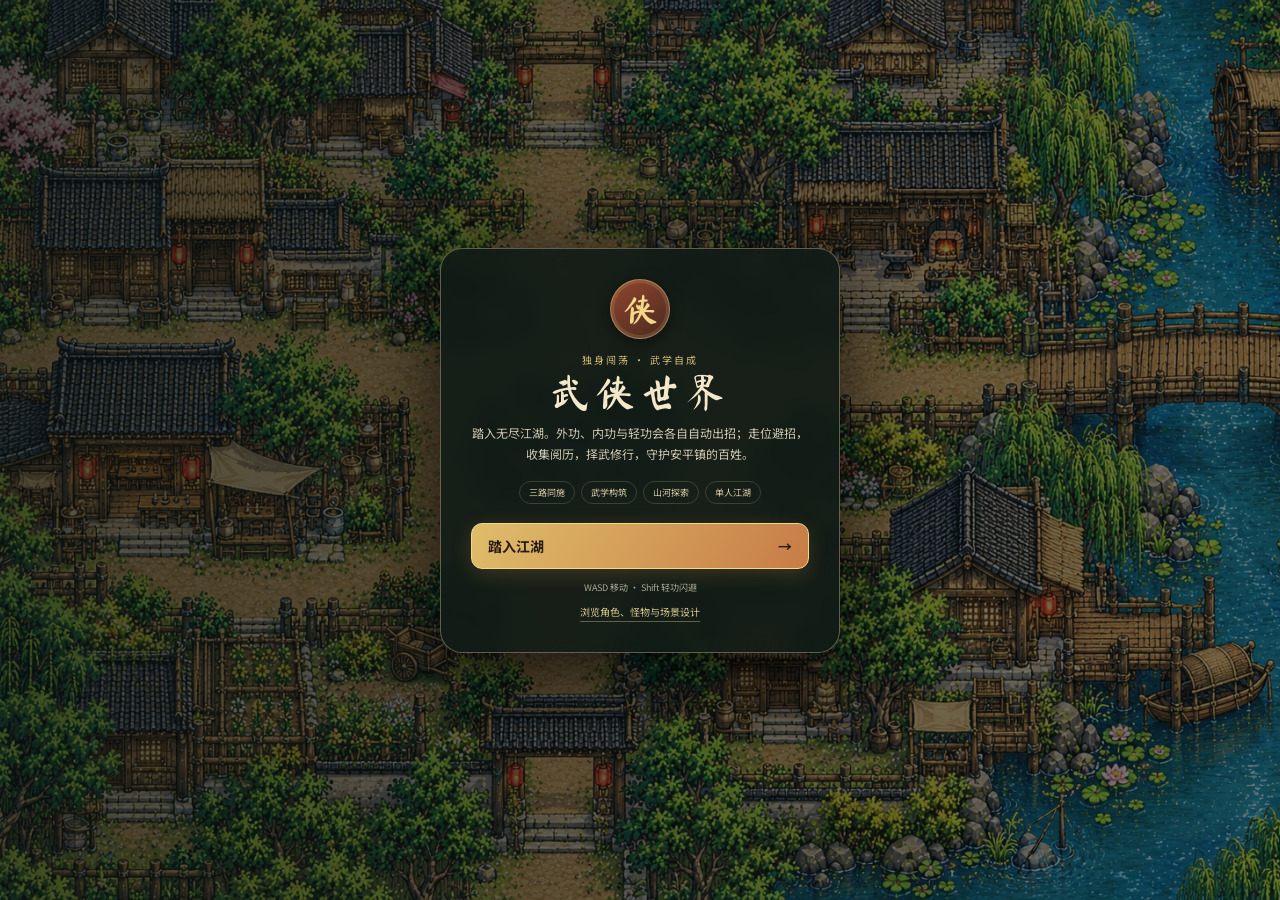
<file: index.html>
<!doctype html>
<html lang="zh-Hans">
<head>
  <meta charset="utf-8">
  <meta name="viewport" content="width=device-width, initial-scale=1, viewport-fit=cover, maximum-scale=1, user-scalable=no">
  <meta name="theme-color" content="#111a16">
  <meta name="description" content="武侠世界：独闯江湖、修习武学、收集神兵，在无尽山河中迎战群敌。">
  <link rel="icon" href="data:,">
  <title>武侠世界 · 江湖生存</title>
  <link rel="stylesheet" href="styles.css">
</head>
<body>
  <main class="game-shell">
    <canvas id="world" tabindex="0" aria-label="使用方向键或 WASD 移动，外功、内功和轻功会各自自动施展"></canvas>

    <header class="topbar">
      <div class="brand"><span class="seal">侠</span><div><h1>武侠世界</h1><small id="regionName">安平镇</small></div></div>
      <div class="top-stats">
        <span class="stat-pill"><small>境界</small><b id="levelText">初入江湖 · 1</b></span>
        <span class="stat-pill"><small>击败</small><b id="killText">0</b></span>
        <span class="stat-pill"><small>历时</small><b id="timeText">00:00</b></span>
        <span class="stat-pill weather"><small id="weatherIcon">☀</small><b id="weatherText">晴</b></span>
      </div>
      <div class="top-actions"><div class="zoom-controls" aria-label="地图缩放"><button id="zoomOut" type="button" aria-label="缩小地图">−</button><span id="zoomValue">100%</span><button id="zoomIn" type="button" aria-label="放大地图">+</button></div><button id="mapBtn" type="button" title="江湖地图">地图</button><button id="bagBtn" type="button" title="行囊（B）">行囊 <kbd>B</kbd></button></div>
    </header>

    <div class="event-ribbon" id="eventRibbon" hidden><i></i><span id="eventText"></span></div>
    <div class="boss-bar" id="bossBar" hidden><div class="boss-label"><b id="bossName">寨主</b><span class="boss-direction" id="bossDirection" hidden><i id="bossDirectionArrow">➤</i><span id="bossDirectionDistance">0m</span></span><span id="bossHpText"></span></div><div><i id="bossHpBar"></i></div></div>
    <div class="run-toast" id="toast" role="status" aria-live="polite"></div>

    <section class="status-panel" aria-label="角色状态">
      <div class="hero-line"><div class="hero-mark">侠</div><div class="hero-meta"><b>无名游侠</b><small id="weaponName">赤手空拳</small></div><div class="gold"><span>◈</span><b id="goldText">25</b></div></div>
      <div class="meter"><div class="meter-label"><span>气血</span><b id="hpText">100 / 100</b></div><div class="track hp"><i id="hpBar"></i></div></div>
      <div class="meter"><div class="meter-label"><span>内力</span><b id="qiText">40 / 40</b></div><div class="track qi"><i id="qiBar"></i></div></div>
      <div class="meter"><div class="meter-label"><span>江湖阅历</span><b id="xpText">0 / 30</b></div><div class="track xp"><i id="xpBar"></i></div></div>
      <div class="compact-stats"><span>⚔ <b id="damageText">8</b></span><span>☯ <b id="critText">5</b>%会心</span><span>👣 <b id="speedText">210</b></span><span>村民 <b id="villagerText">3/3</b></span></div>
    </section>

    <section class="skill-dock" aria-label="当前武学">
      <div class="dock-heading"><span>三路同施 <small>外功 · 内功 · 轻功各自自动出招</small></span><small id="moveHint">走位、闪避、拾取阅历</small><small class="skill-swipe-hint" aria-hidden="true">↔ 滑动看招式</small></div>
      <div id="skillSlots" class="skill-slots"></div>
    </section>

    <div class="mobile-stick" id="touchStick" aria-label="移动摇杆"><i id="stickKnob"></i></div>
    <div class="mobile-actions"><button id="touchDodge" aria-label="轻功闪避">闪<small>轻功</small></button></div>
    <div class="controls-hint">WASD / 方向键移动 · 三路武学同步施展 · Shift 轻功闪避 · B 行囊</div>

    <div class="modal-shade" id="levelModal" hidden><div class="choice-panel"><div class="choice-kicker">江湖顿悟 · 第 <b id="choiceLevel">2</b> 重</div><h2>择一精进</h2><p>战局暂缓，择一门武学或精进身法。</p><div id="choiceCards" class="choice-cards"></div></div></div>
    <div class="modal-shade" id="bagModal" hidden><div class="dialog-panel"><div class="dialog-head"><div><small>行囊</small><h2>兵刃与武学</h2></div><button data-close="bagModal" aria-label="关闭行囊">×</button></div><div class="bag-columns"><section><h3>已习武学</h3><div id="bagSkills"></div></section><section><h3>所持兵刃</h3><div id="bagWeapons"></div></section></div><p class="dialog-note">拾得的秘籍、神兵和灵宠会保存在行囊。打开行囊时江湖仍在运转。</p></div></div>
    <div class="modal-shade map-shade" id="mapModal" hidden><div class="dialog-panel map-dialog"><div class="dialog-head"><div><small>山河图</small><h2>江湖地图</h2></div><button data-close="mapModal" aria-label="关闭地图">×</button></div><canvas id="minimap" width="760" height="460"></canvas><p class="dialog-note">金色箭头为你，红点为敌、橙点为异兽，绿点为村民；虚线标出各处山河区域，边缘箭头指向安平镇。</p></div></div>

    <section class="screen-overlay" id="startScreen"><div class="start-card"><span class="start-seal">侠</span><div class="eyebrow">独身闯荡 · 武学自成</div><h2>武侠世界</h2><p>踏入无尽江湖。外功、内功与轻功会各自自动出招；走位避招，收集阅历，择武修行，守护安平镇的百姓。</p><div class="start-tags"><span>三路同施</span><span>武学构筑</span><span>山河探索</span><span>单人江湖</span></div><button id="startButton">踏入江湖 <b>→</b></button><small>WASD 移动 · Shift 轻功闪避</small><a class="gallery-link" href="./design-gallery.html" target="_blank" rel="noopener">浏览角色、怪物与场景设计</a></div></section>
    <section class="screen-overlay end-screen" id="endScreen" hidden><div class="start-card"><span class="start-seal">☯</span><div class="eyebrow">暂别江湖</div><h2 id="endTitle">行走结束</h2><p id="endMessage"></p><button id="restartButton">再闯江湖 <b>↻</b></button></div></section>
  </main>
  <script src="game.js?v=a545417" defer></script>
</body>
</html>
</file>
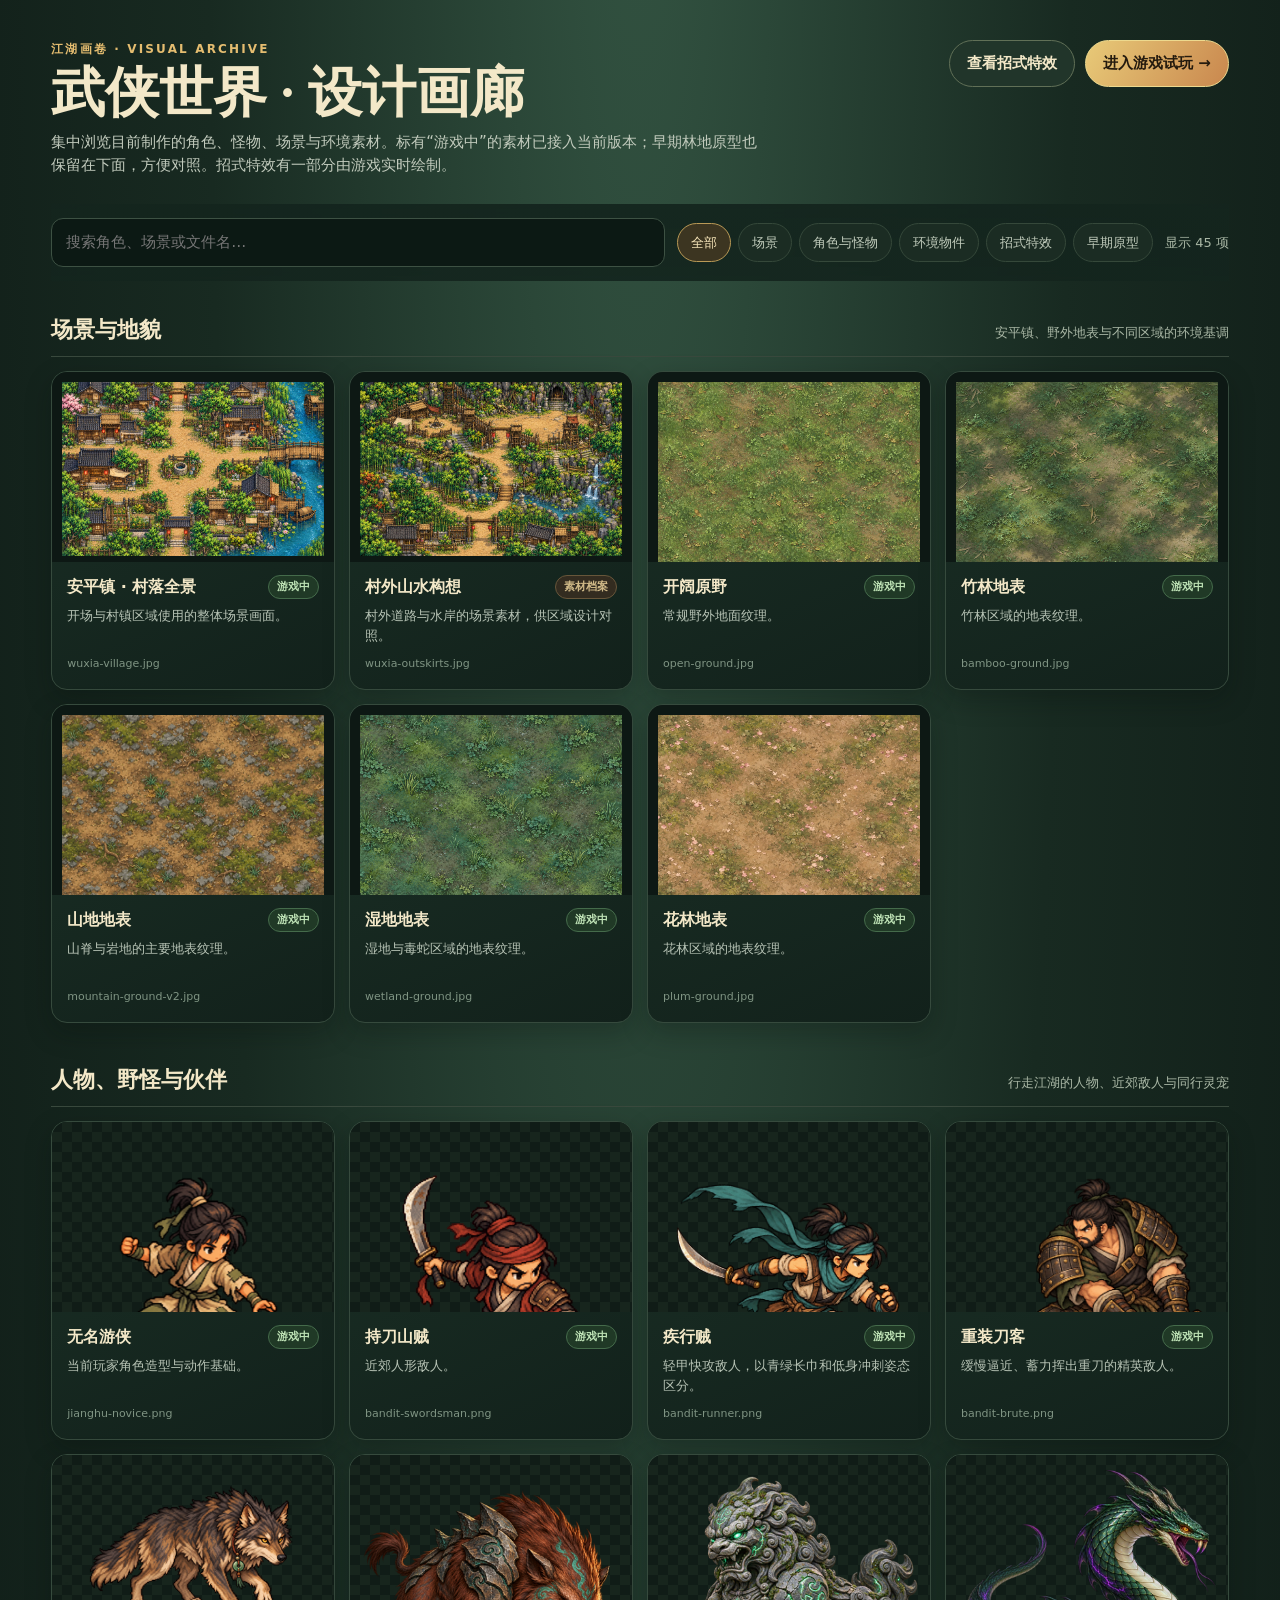
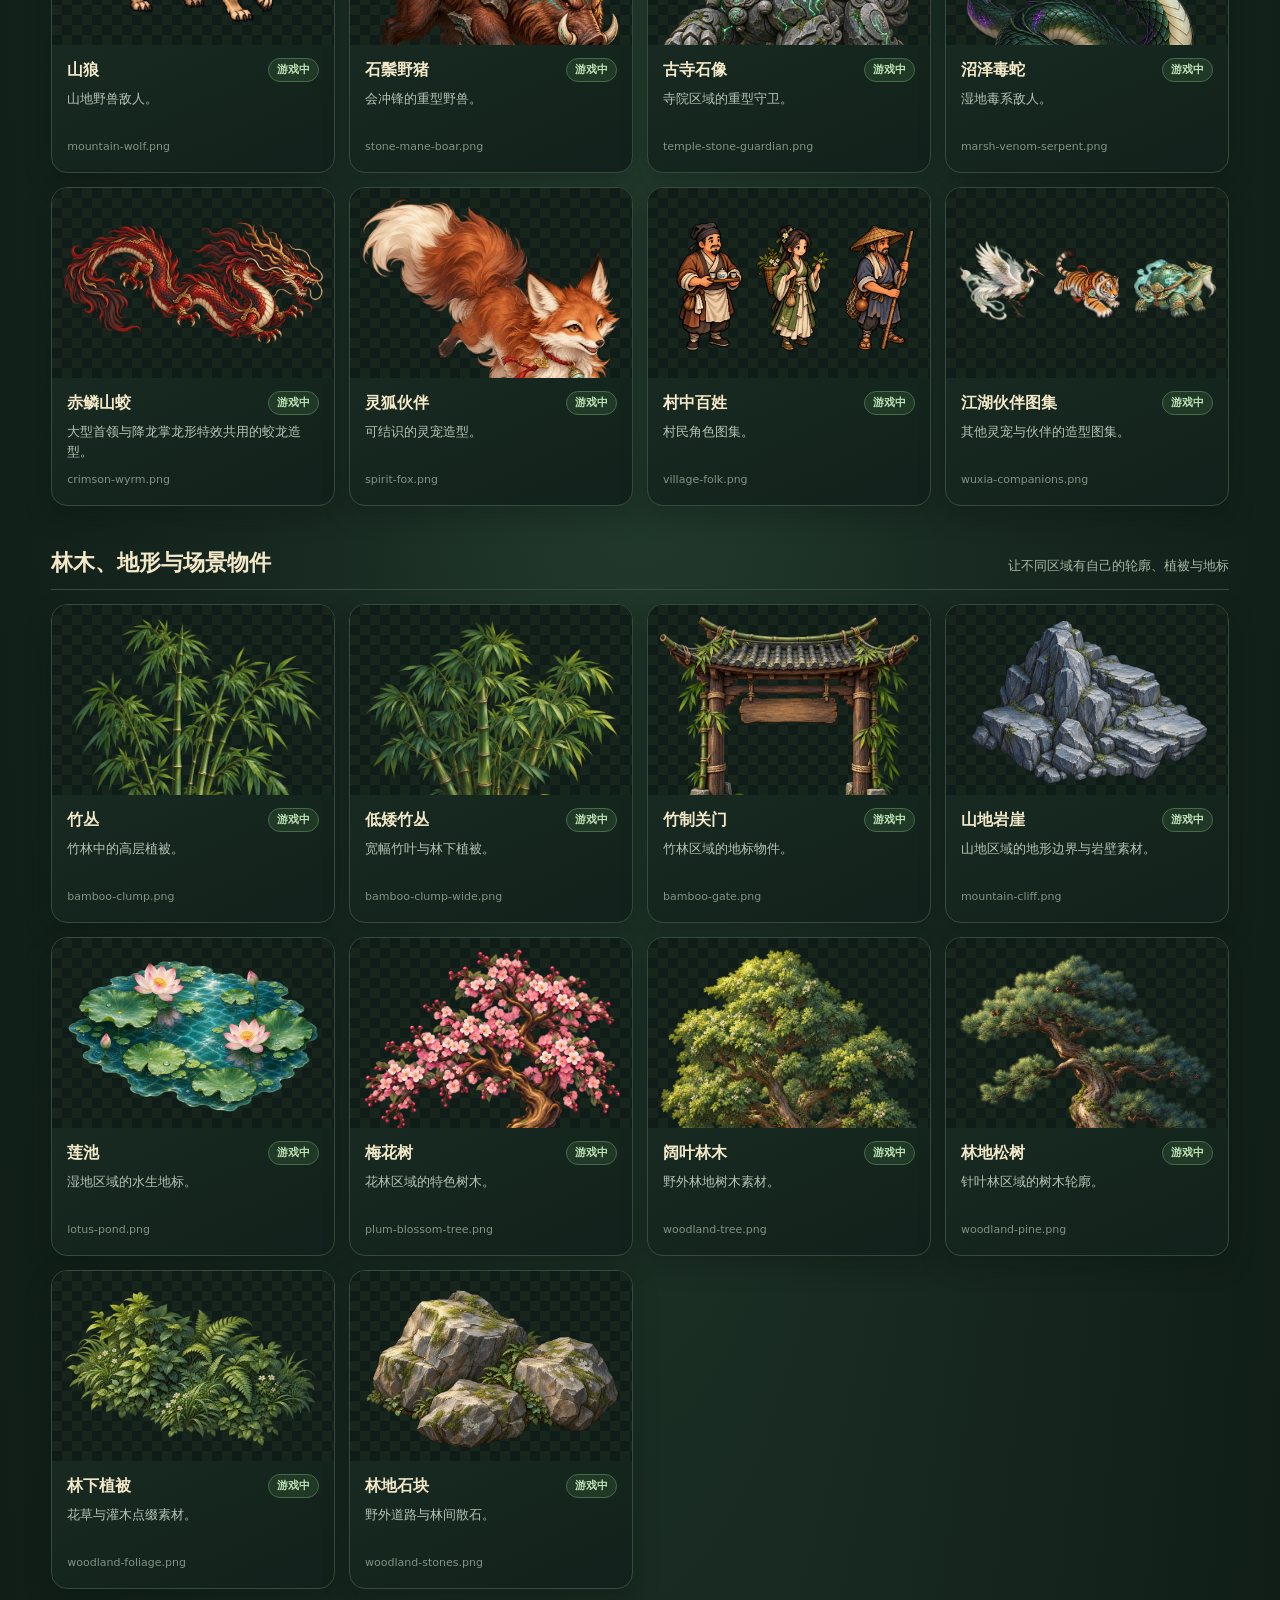
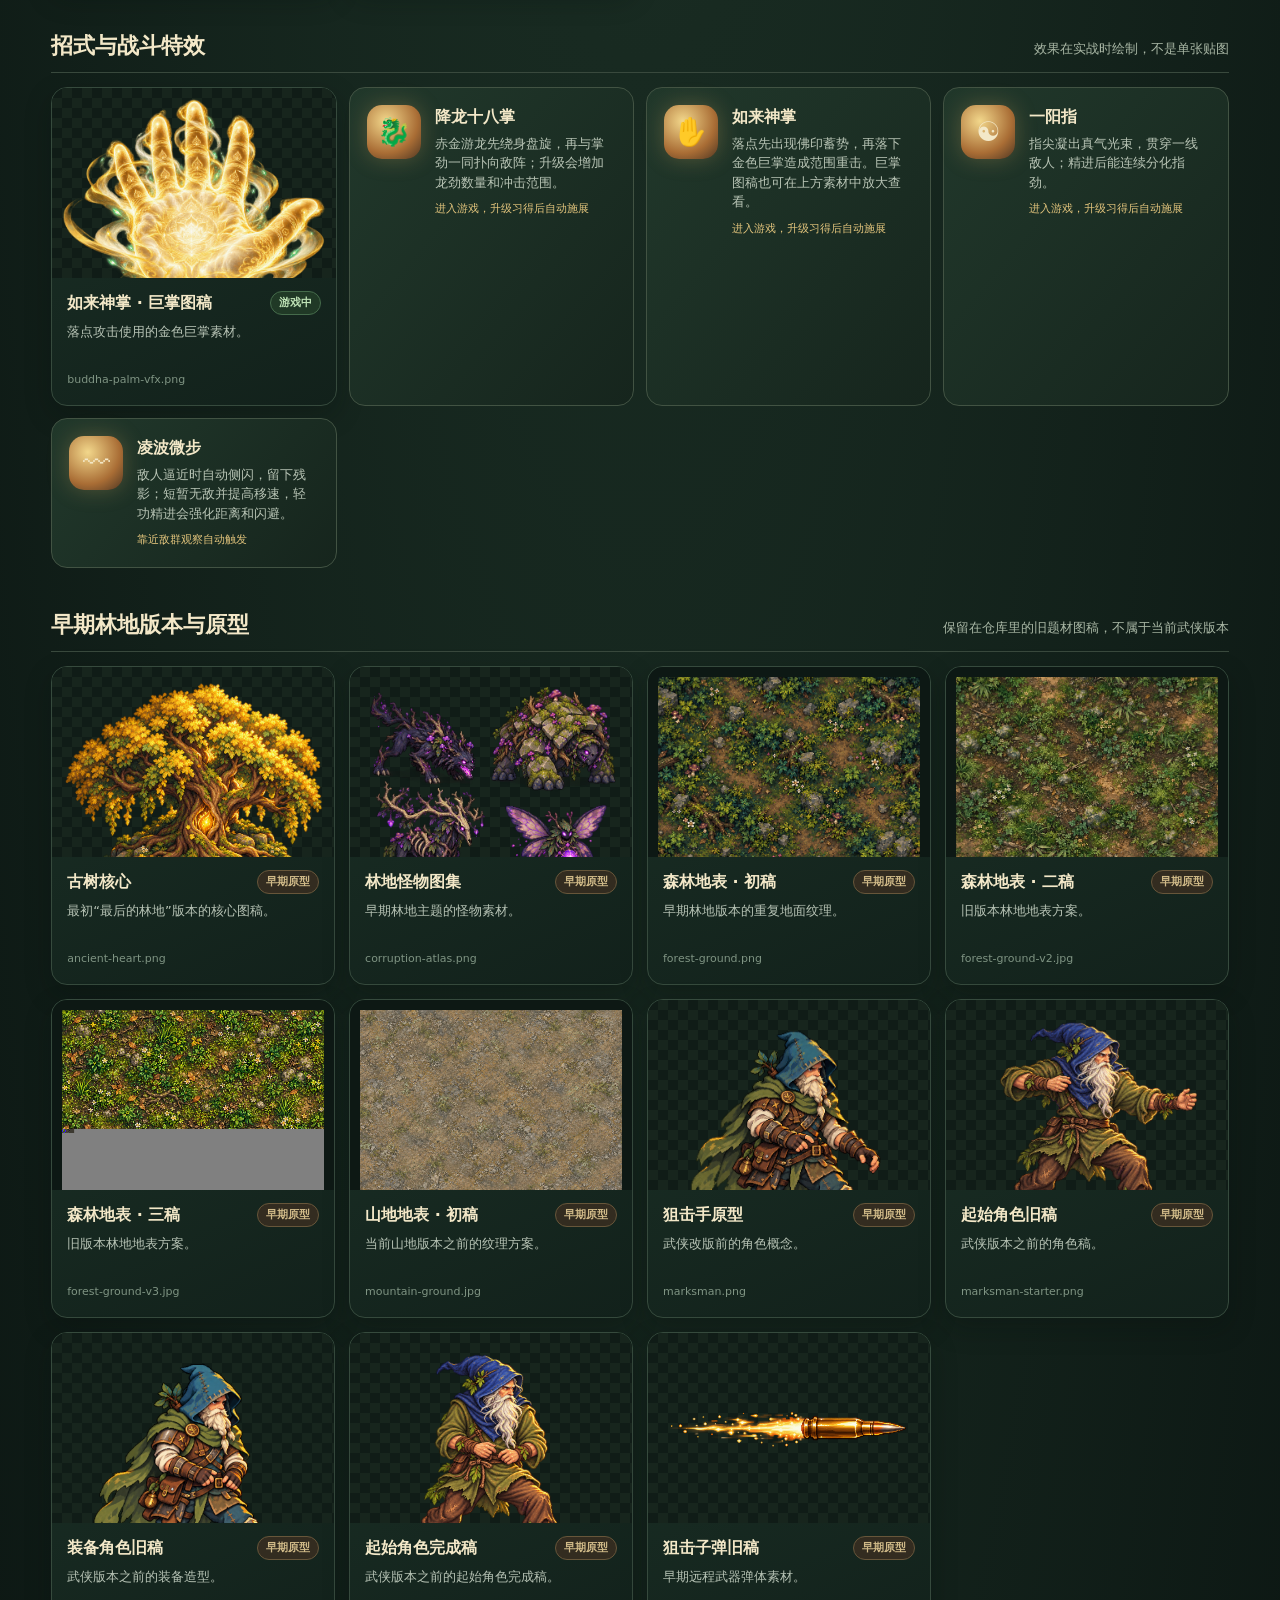
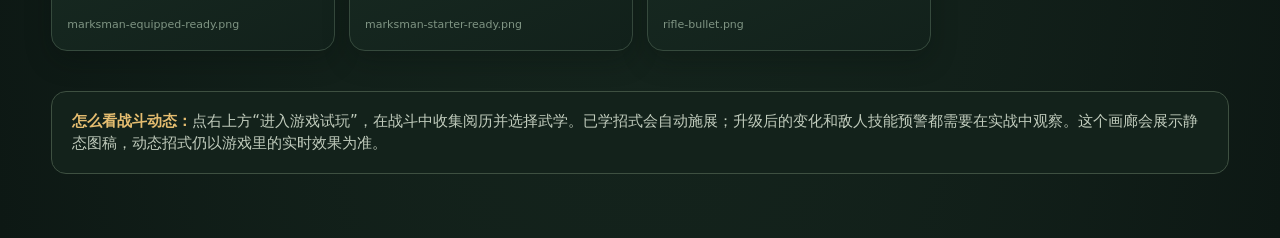
<file: design-gallery.html>
<!doctype html>
<html lang="zh-CN">
<head>
  <meta charset="utf-8">
  <meta name="viewport" content="width=device-width, initial-scale=1">
  <meta name="theme-color" content="#14251d">
  <title>武侠世界 · 设计画廊</title>
  <style>
    :root { color-scheme: dark; --ink:#f3e8c8; --muted:#a9b7a5; --gold:#e5bd70; --line:#3d5143; --panel:#14251e; --green:#8fc49b; }
    * { box-sizing: border-box; }
    body { margin:0; min-height:100vh; color:var(--ink); background:radial-gradient(ellipse at 50% -10%,#345543 0,#182a21 48%,#0d1814 100%); font:15px/1.5 system-ui,-apple-system,"PingFang SC","Microsoft YaHei",sans-serif; }
    a { color:inherit; }
    .shell { max-width:1420px; margin:auto; padding:32px clamp(16px,4vw,52px) 64px; }
    header { display:flex; align-items:flex-start; justify-content:space-between; gap:24px; margin:8px 0 28px; }
    .eyebrow { color:var(--gold); letter-spacing:.18em; font-size:12px; font-weight:800; }
    h1 { margin:6px 0 8px; font-family:Georgia,"Songti SC",serif; font-size:clamp(34px,5vw,54px); line-height:1.1; }
    .intro { max-width:720px; color:#c2cbbd; margin:0; }
    .top-actions { display:flex; gap:10px; flex-wrap:wrap; justify-content:flex-end; }
    .button { border:1px solid #617057; border-radius:999px; padding:11px 17px; text-decoration:none; font-weight:750; background:#21352a; transition:.18s ease; white-space:nowrap; }
    .button:hover { border-color:var(--gold); transform:translateY(-1px); }
    .button.primary { color:#241a0e; background:linear-gradient(120deg,#e8ca78,#c9874e); border-color:#edd98e; }
    .toolbar { position:sticky; z-index:2; top:0; display:flex; align-items:center; gap:12px; flex-wrap:wrap; padding:14px 0; margin:0 0 20px; background:linear-gradient(#14251ef2,#14251eea); backdrop-filter:blur(12px); }
    .search { flex:1 1 240px; min-width:190px; color:var(--ink); background:#0c1914; border:1px solid var(--line); border-radius:12px; padding:12px 14px; font:inherit; outline:none; }
    .search:focus { border-color:var(--gold); box-shadow:0 0 0 3px #e5bd7020; }
    .filters { display:flex; gap:7px; flex-wrap:wrap; }
    .filter { cursor:pointer; color:#c0cbbb; background:#1b2c23; border:1px solid #35483a; border-radius:999px; padding:9px 13px; font:inherit; font-size:13px; }
    .filter[aria-pressed="true"] { color:#f6e5b9; border-color:#b99956; background:#3c3521; }
    .summary { color:var(--muted); font-size:13px; white-space:nowrap; }
    .section { margin:32px 0 40px; }
    .section-heading { display:flex; align-items:baseline; justify-content:space-between; gap:15px; margin-bottom:14px; border-bottom:1px solid #39493d; padding-bottom:10px; }
    h2 { margin:0; font-size:22px; font-family:Georgia,"Songti SC",serif; }
    .section-heading p { margin:0; color:var(--muted); font-size:13px; }
    .grid { display:grid; grid-template-columns:repeat(auto-fill,minmax(min(100%,255px),1fr)); gap:14px; }
    .card { overflow:hidden; border:1px solid #364a3d; border-radius:16px; background:linear-gradient(155deg,#1b3026,#12211b); box-shadow:0 10px 26px #06100b45; }
    .card[hidden] { display:none; }
    .art { display:grid; place-items:center; position:relative; height:190px; padding:10px; overflow:hidden; background-color:#101c17; background-image:linear-gradient(45deg,#17251d 25%,transparent 25%),linear-gradient(-45deg,#17251d 25%,transparent 25%),linear-gradient(45deg,transparent 75%,#17251d 75%),linear-gradient(-45deg,transparent 75%,#17251d 75%); background-size:20px 20px; background-position:0 0,0 10px,10px -10px,-10px 0; }
    .art.wide { height:190px; background:#0d1814; }
    .art.wide img { object-fit:cover; }
    .art img { display:block; width:100%; height:100%; object-fit:contain; }
    .art button { position:absolute; inset:0; cursor:zoom-in; border:0; background:transparent; }
    .card-body { padding:13px 15px 16px; }
    .card-top { display:flex; align-items:center; justify-content:space-between; gap:8px; }
    h3 { margin:0; font-size:16px; }
    .badge { flex:0 0 auto; border-radius:999px; padding:3px 8px; font-size:11px; font-weight:800; color:#bfe3b6; border:1px solid #456b4b; background:#203926; }
    .badge.old { color:#d0ba88; border-color:#67563a; background:#332c20; }
    .desc { min-height:42px; margin:7px 0 8px; color:#b7c3b5; font-size:13px; }
    .file { color:#7f9483; font-size:11px; overflow-wrap:anywhere; }
    .fx-grid { display:grid; grid-template-columns:repeat(auto-fill,minmax(min(100%,280px),1fr)); gap:12px; }
    .fx-card { min-height:140px; display:flex; gap:14px; padding:17px; border:1px solid #425343; border-radius:16px; background:linear-gradient(130deg,#21382b,#16251d); }
    .fx-icon { flex:0 0 54px; height:54px; display:grid; place-items:center; border-radius:15px; background:radial-gradient(circle at 35% 30%,#f2d78b,#a96d35 62%,#4f3723); font-size:27px; box-shadow:0 0 22px #e8b96444; }
    .fx-card h3 { margin:0 0 5px; }
    .fx-card p { margin:0; color:#b8c4b5; font-size:13px; }
    .fx-card small { display:inline-block; margin-top:9px; color:#e2c47c; font-size:11px; }
    .empty { display:none; color:var(--muted); padding:28px 0; }
    .note { margin-top:30px; padding:18px 20px; border:1px solid #3e5041; border-radius:15px; color:#c1ccbd; background:#13221b; }
    .note strong { color:var(--gold); }
    dialog { width:min(94vw,1100px); max-height:92vh; padding:12px; border:1px solid #6a765c; border-radius:18px; color:var(--ink); background:#111f18; box-shadow:0 28px 100px #000b; }
    dialog::backdrop { background:#050b08d9; backdrop-filter:blur(6px); }
    dialog img { display:block; max-width:100%; max-height:82vh; margin:auto; object-fit:contain; }
    dialog form { display:flex; justify-content:flex-end; margin-bottom:6px; }
    dialog button { cursor:pointer; color:var(--ink); background:#26372b; border:1px solid #52624f; border-radius:999px; padding:7px 13px; }
    @media(max-width:700px) { header { display:block; } .top-actions { justify-content:flex-start; margin-top:16px; } .toolbar { position:static; } .summary { width:100%; } .art { height:165px; } }
  </style>
</head>
<body>
  <main class="shell">
    <header>
      <div>
        <div class="eyebrow">江湖画卷 · VISUAL ARCHIVE</div>
        <h1>武侠世界 · 设计画廊</h1>
        <p class="intro">集中浏览目前制作的角色、怪物、场景与环境素材。标有“游戏中”的素材已接入当前版本；早期林地原型也保留在下面，方便对照。招式特效有一部分由游戏实时绘制。</p>
      </div>
      <nav class="top-actions" aria-label="页面导航">
        <a class="button" href="#effects">查看招式特效</a>
        <a class="button primary" href="./">进入游戏试玩 →</a>
      </nav>
    </header>

    <div class="toolbar">
      <input class="search" id="search" type="search" placeholder="搜索角色、场景或文件名…" aria-label="搜索设计素材">
      <div class="filters" role="group" aria-label="素材分类">
        <button class="filter" data-filter="all" aria-pressed="true">全部</button>
        <button class="filter" data-filter="scene" aria-pressed="false">场景</button>
        <button class="filter" data-filter="actor" aria-pressed="false">角色与怪物</button>
        <button class="filter" data-filter="prop" aria-pressed="false">环境物件</button>
        <button class="filter" data-filter="effects" aria-pressed="false">招式特效</button>
        <button class="filter" data-filter="legacy" aria-pressed="false">早期原型</button>
      </div>
      <span class="summary" id="summary" aria-live="polite"></span>
    </div>

    <section class="section" data-section="scene">
      <div class="section-heading"><h2>场景与地貌</h2><p>安平镇、野外地表与不同区域的环境基调</p></div>
      <div class="grid">
        <article class="card" data-tags="scene current" data-name="武侠村镇 安平镇 场景">
          <div class="art wide"><img src="assets/art/wuxia-village.jpg" alt="安平镇武侠村落全景" loading="lazy"><button aria-label="放大查看安平镇全景"></button></div><div class="card-body"><div class="card-top"><h3>安平镇 · 村落全景</h3><span class="badge">游戏中</span></div><p class="desc">开场与村镇区域使用的整体场景画面。</p><div class="file">wuxia-village.jpg</div></div>
        </article>
        <article class="card" data-tags="scene current" data-name="武侠野外 山道 河岸 村外">
          <div class="art wide"><img src="assets/art/wuxia-outskirts.jpg" alt="武侠村外山水场景" loading="lazy"><button aria-label="放大查看村外场景"></button></div><div class="card-body"><div class="card-top"><h3>村外山水构想</h3><span class="badge old">素材档案</span></div><p class="desc">村外道路与水岸的场景素材，供区域设计对照。</p><div class="file">wuxia-outskirts.jpg</div></div>
        </article>
        <article class="card" data-tags="scene current" data-name="开阔地 原野 地表">
          <div class="art wide"><img src="assets/art/open-ground.jpg" alt="开阔原野地表纹理" loading="lazy"><button aria-label="放大查看开阔地纹理"></button></div><div class="card-body"><div class="card-top"><h3>开阔原野</h3><span class="badge">游戏中</span></div><p class="desc">常规野外地面纹理。</p><div class="file">open-ground.jpg</div></div>
        </article>
        <article class="card" data-tags="scene current" data-name="竹林 竹海 地表">
          <div class="art wide"><img src="assets/art/bamboo-ground.jpg" alt="竹林区域地表纹理" loading="lazy"><button aria-label="放大查看竹林地表"></button></div><div class="card-body"><div class="card-top"><h3>竹林地表</h3><span class="badge">游戏中</span></div><p class="desc">竹林区域的地表纹理。</p><div class="file">bamboo-ground.jpg</div></div>
        </article>
        <article class="card" data-tags="scene current" data-name="山地 山脊 地表">
          <div class="art wide"><img src="assets/art/mountain-ground-v2.jpg" alt="山地区域地表纹理" loading="lazy"><button aria-label="放大查看山地地表"></button></div><div class="card-body"><div class="card-top"><h3>山地地表</h3><span class="badge">游戏中</span></div><p class="desc">山脊与岩地的主要地表纹理。</p><div class="file">mountain-ground-v2.jpg</div></div>
        </article>
        <article class="card" data-tags="scene current" data-name="湿地 沼泽 莲池 地表">
          <div class="art wide"><img src="assets/art/wetland-ground.jpg" alt="湿地沼泽地表纹理" loading="lazy"><button aria-label="放大查看湿地地表"></button></div><div class="card-body"><div class="card-top"><h3>湿地地表</h3><span class="badge">游戏中</span></div><p class="desc">湿地与毒蛇区域的地表纹理。</p><div class="file">wetland-ground.jpg</div></div>
        </article>
        <article class="card" data-tags="scene current" data-name="桃林 梅花 花林 地表">
          <div class="art wide"><img src="assets/art/plum-ground.jpg" alt="花林区域地表纹理" loading="lazy"><button aria-label="放大查看花林地表"></button></div><div class="card-body"><div class="card-top"><h3>花林地表</h3><span class="badge">游戏中</span></div><p class="desc">花林区域的地表纹理。</p><div class="file">plum-ground.jpg</div></div>
        </article>
      </div>
    </section>

    <section class="section" data-section="actor">
      <div class="section-heading"><h2>人物、野怪与伙伴</h2><p>行走江湖的人物、近郊敌人与同行灵宠</p></div>
      <div class="grid">
        <article class="card" data-tags="actor current" data-name="无名游侠 玩家 主角 江湖新手">
          <div class="art"><img src="assets/art/jianghu-novice.png" alt="无名游侠角色设计" loading="lazy"><button aria-label="放大查看无名游侠"></button></div><div class="card-body"><div class="card-top"><h3>无名游侠</h3><span class="badge">游戏中</span></div><p class="desc">当前玩家角色造型与动作基础。</p><div class="file">jianghu-novice.png</div></div>
        </article>
        <article class="card" data-tags="actor current" data-name="山贼 强盗 刀客">
          <div class="art"><img src="assets/art/bandit-swordsman.png" alt="持刀山贼" loading="lazy"><button aria-label="放大查看持刀山贼"></button></div><div class="card-body"><div class="card-top"><h3>持刀山贼</h3><span class="badge">游戏中</span></div><p class="desc">近郊人形敌人。</p><div class="file">bandit-swordsman.png</div></div>
        </article>
        <article class="card" data-tags="actor current" data-name="疾行贼 快攻 轻甲">
          <div class="art"><img src="assets/art/bandit-runner.png" alt="青巾疾行贼" loading="lazy"><button aria-label="放大查看疾行贼"></button></div><div class="card-body"><div class="card-top"><h3>疾行贼</h3><span class="badge">游戏中</span></div><p class="desc">轻甲快攻敌人，以青绿长巾和低身冲刺姿态区分。</p><div class="file">bandit-runner.png</div></div>
        </article>
        <article class="card" data-tags="actor current" data-name="重装刀客 山寨刀客 精英">
          <div class="art"><img src="assets/art/bandit-brute.png" alt="重装山寨刀客" loading="lazy"><button aria-label="放大查看重装刀客"></button></div><div class="card-body"><div class="card-top"><h3>重装刀客</h3><span class="badge">游戏中</span></div><p class="desc">缓慢逼近、蓄力挥出重刀的精英敌人。</p><div class="file">bandit-brute.png</div></div>
        </article>
        <article class="card" data-tags="actor current" data-name="山狼 野狼 野兽">
          <div class="art"><img src="assets/art/mountain-wolf.png" alt="山地野狼" loading="lazy"><button aria-label="放大查看山狼"></button></div><div class="card-body"><div class="card-top"><h3>山狼</h3><span class="badge">游戏中</span></div><p class="desc">山地野兽敌人。</p><div class="file">mountain-wolf.png</div></div>
        </article>
        <article class="card" data-tags="actor current" data-name="石鬃野猪 山猪">
          <div class="art"><img src="assets/art/stone-mane-boar.png" alt="石鬃野猪" loading="lazy"><button aria-label="放大查看石鬃野猪"></button></div><div class="card-body"><div class="card-top"><h3>石鬃野猪</h3><span class="badge">游戏中</span></div><p class="desc">会冲锋的重型野兽。</p><div class="file">stone-mane-boar.png</div></div>
        </article>
        <article class="card" data-tags="actor current" data-name="古寺石像 守卫 石像鬼">
          <div class="art"><img src="assets/art/temple-stone-guardian.png" alt="古寺石像守卫" loading="lazy"><button aria-label="放大查看古寺石像"></button></div><div class="card-body"><div class="card-top"><h3>古寺石像</h3><span class="badge">游戏中</span></div><p class="desc">寺院区域的重型守卫。</p><div class="file">temple-stone-guardian.png</div></div>
        </article>
        <article class="card" data-tags="actor current" data-name="沼泽毒蛇 灵蛇">
          <div class="art"><img src="assets/art/marsh-venom-serpent.png" alt="沼泽毒蛇" loading="lazy"><button aria-label="放大查看沼泽毒蛇"></button></div><div class="card-body"><div class="card-top"><h3>沼泽毒蛇</h3><span class="badge">游戏中</span></div><p class="desc">湿地毒系敌人。</p><div class="file">marsh-venom-serpent.png</div></div>
        </article>
        <article class="card" data-tags="actor current" data-name="赤鳞山蛟 龙 神兽 Boss">
          <div class="art"><img src="assets/art/crimson-wyrm.png" alt="赤鳞山蛟" loading="lazy"><button aria-label="放大查看赤鳞山蛟"></button></div><div class="card-body"><div class="card-top"><h3>赤鳞山蛟</h3><span class="badge">游戏中</span></div><p class="desc">大型首领与降龙掌龙形特效共用的蛟龙造型。</p><div class="file">crimson-wyrm.png</div></div>
        </article>
        <article class="card" data-tags="actor current" data-name="灵狐 宠物">
          <div class="art"><img src="assets/art/spirit-fox.png" alt="灵狐伙伴" loading="lazy"><button aria-label="放大查看灵狐伙伴"></button></div><div class="card-body"><div class="card-top"><h3>灵狐伙伴</h3><span class="badge">游戏中</span></div><p class="desc">可结识的灵宠造型。</p><div class="file">spirit-fox.png</div></div>
        </article>
        <article class="card" data-tags="actor current" data-name="村民 百姓 NPC">
          <div class="art"><img src="assets/art/village-folk.png" alt="村民角色素材" loading="lazy"><button aria-label="放大查看村民素材"></button></div><div class="card-body"><div class="card-top"><h3>村中百姓</h3><span class="badge">游戏中</span></div><p class="desc">村民角色图集。</p><div class="file">village-folk.png</div></div>
        </article>
        <article class="card" data-tags="actor current" data-name="江湖伙伴 灵宠 鹤 虎 乌龟">
          <div class="art"><img src="assets/art/wuxia-companions.png" alt="江湖伙伴角色图集" loading="lazy"><button aria-label="放大查看江湖伙伴图集"></button></div><div class="card-body"><div class="card-top"><h3>江湖伙伴图集</h3><span class="badge">游戏中</span></div><p class="desc">其他灵宠与伙伴的造型图集。</p><div class="file">wuxia-companions.png</div></div>
        </article>
      </div>
    </section>

    <section class="section" data-section="prop">
      <div class="section-heading"><h2>林木、地形与场景物件</h2><p>让不同区域有自己的轮廓、植被与地标</p></div>
      <div class="grid">
        <article class="card" data-tags="prop current" data-name="竹丛 竹林 环境">
          <div class="art"><img src="assets/art/bamboo-clump.png" alt="竹丛环境素材" loading="lazy"><button aria-label="放大查看竹丛"></button></div><div class="card-body"><div class="card-top"><h3>竹丛</h3><span class="badge">游戏中</span></div><p class="desc">竹林中的高层植被。</p><div class="file">bamboo-clump.png</div></div>
        </article>
        <article class="card" data-tags="prop current" data-name="低矮竹丛 竹林 环境">
          <div class="art"><img src="assets/art/bamboo-clump-wide.png" alt="低矮宽幅竹丛" loading="lazy"><button aria-label="放大查看低矮竹丛"></button></div><div class="card-body"><div class="card-top"><h3>低矮竹丛</h3><span class="badge">游戏中</span></div><p class="desc">宽幅竹叶与林下植被。</p><div class="file">bamboo-clump-wide.png</div></div>
        </article>
        <article class="card" data-tags="prop current" data-name="竹门 关隘">
          <div class="art"><img src="assets/art/bamboo-gate.png" alt="竹制关门" loading="lazy"><button aria-label="放大查看竹门"></button></div><div class="card-body"><div class="card-top"><h3>竹制关门</h3><span class="badge">游戏中</span></div><p class="desc">竹林区域的地标物件。</p><div class="file">bamboo-gate.png</div></div>
        </article>
        <article class="card" data-tags="prop current" data-name="山崖 悬崖 岩石">
          <div class="art"><img src="assets/art/mountain-cliff.png" alt="山地岩崖" loading="lazy"><button aria-label="放大查看山崖"></button></div><div class="card-body"><div class="card-top"><h3>山地岩崖</h3><span class="badge">游戏中</span></div><p class="desc">山地区域的地形边界与岩壁素材。</p><div class="file">mountain-cliff.png</div></div>
        </article>
        <article class="card" data-tags="prop current" data-name="莲池 莲花 水面">
          <div class="art"><img src="assets/art/lotus-pond.png" alt="莲池素材" loading="lazy"><button aria-label="放大查看莲池"></button></div><div class="card-body"><div class="card-top"><h3>莲池</h3><span class="badge">游戏中</span></div><p class="desc">湿地区域的水生地标。</p><div class="file">lotus-pond.png</div></div>
        </article>
        <article class="card" data-tags="prop current" data-name="梅花树 桃林 花树">
          <div class="art"><img src="assets/art/plum-blossom-tree.png" alt="梅花树" loading="lazy"><button aria-label="放大查看梅花树"></button></div><div class="card-body"><div class="card-top"><h3>梅花树</h3><span class="badge">游戏中</span></div><p class="desc">花林区域的特色树木。</p><div class="file">plum-blossom-tree.png</div></div>
        </article>
        <article class="card" data-tags="prop current" data-name="阔叶树 林木">
          <div class="art"><img src="assets/art/woodland-tree.png" alt="阔叶林木" loading="lazy"><button aria-label="放大查看阔叶树"></button></div><div class="card-body"><div class="card-top"><h3>阔叶林木</h3><span class="badge">游戏中</span></div><p class="desc">野外林地树木素材。</p><div class="file">woodland-tree.png</div></div>
        </article>
        <article class="card" data-tags="prop current" data-name="松树 针叶林">
          <div class="art"><img src="assets/art/woodland-pine.png" alt="林地松树" loading="lazy"><button aria-label="放大查看松树"></button></div><div class="card-body"><div class="card-top"><h3>林地松树</h3><span class="badge">游戏中</span></div><p class="desc">针叶林区域的树木轮廓。</p><div class="file">woodland-pine.png</div></div>
        </article>
        <article class="card" data-tags="prop current" data-name="花草 灌木 林下植被">
          <div class="art"><img src="assets/art/woodland-foliage.png" alt="林下花草与灌木" loading="lazy"><button aria-label="放大查看林下植被"></button></div><div class="card-body"><div class="card-top"><h3>林下植被</h3><span class="badge">游戏中</span></div><p class="desc">花草与灌木点缀素材。</p><div class="file">woodland-foliage.png</div></div>
        </article>
        <article class="card" data-tags="prop current" data-name="林石 石块 山石">
          <div class="art"><img src="assets/art/woodland-stones.png" alt="林地石块" loading="lazy"><button aria-label="放大查看林地石块"></button></div><div class="card-body"><div class="card-top"><h3>林地石块</h3><span class="badge">游戏中</span></div><p class="desc">野外道路与林间散石。</p><div class="file">woodland-stones.png</div></div>
        </article>
      </div>
    </section>

    <section class="section" id="effects" data-section="effects">
      <div class="section-heading"><h2>招式与战斗特效</h2><p>效果在实战时绘制，不是单张贴图</p></div>
      <div class="fx-grid">
        <article class="card" data-tags="effects current" data-name="如来神掌 金色巨掌 佛掌 图稿">
          <div class="art"><img src="assets/art/buddha-palm-vfx.png" alt="如来神掌金色巨掌特效图稿" loading="lazy"><button aria-label="放大查看如来神掌巨掌图稿"></button></div><div class="card-body"><div class="card-top"><h3>如来神掌 · 巨掌图稿</h3><span class="badge">游戏中</span></div><p class="desc">落点攻击使用的金色巨掌素材。</p><div class="file">buddha-palm-vfx.png</div></div>
        </article>
        <article class="fx-card" data-tags="effects current" data-name="降龙十八掌 龙形气劲 内功"><div class="fx-icon">🐉</div><div><h3>降龙十八掌</h3><p>赤金游龙先绕身盘旋，再与掌劲一同扑向敌阵；升级会增加龙劲数量和冲击范围。</p><small>进入游戏，升级习得后自动施展</small></div></article>
        <article class="fx-card" data-tags="effects current" data-name="如来神掌 金色巨掌 佛掌 内功"><div class="fx-icon">✋</div><div><h3>如来神掌</h3><p>落点先出现佛印蓄势，再落下金色巨掌造成范围重击。巨掌图稿也可在上方素材中放大查看。</p><small>进入游戏，升级习得后自动施展</small></div></article>
        <article class="fx-card" data-tags="effects current" data-name="一阳指 指光 光束 内功"><div class="fx-icon">☯</div><div><h3>一阳指</h3><p>指尖凝出真气光束，贯穿一线敌人；精进后能连续分化指劲。</p><small>进入游戏，升级习得后自动施展</small></div></article>
        <article class="fx-card" data-tags="effects current" data-name="凌波微步 轻功 闪避 残影"><div class="fx-icon">〰</div><div><h3>凌波微步</h3><p>敌人逼近时自动侧闪，留下残影；短暂无敌并提高移速，轻功精进会强化距离和闪避。</p><small>靠近敌群观察自动触发</small></div></article>
      </div>
    </section>

    <section class="section" data-section="legacy">
      <div class="section-heading"><h2>早期林地版本与原型</h2><p>保留在仓库里的旧题材图稿，不属于当前武侠版本</p></div>
      <div class="grid">
        <article class="card" data-tags="legacy actor" data-name="远古之心 古树 旧版">
          <div class="art"><img src="assets/art/ancient-heart.png" alt="早期林地版本的古树核心" loading="lazy"><button aria-label="放大查看古树核心旧素材"></button></div><div class="card-body"><div class="card-top"><h3>古树核心</h3><span class="badge old">早期原型</span></div><p class="desc">最初“最后的林地”版本的核心图稿。</p><div class="file">ancient-heart.png</div></div>
        </article>
        <article class="card" data-tags="legacy actor" data-name="腐化 怪物 图集 旧版">
          <div class="art"><img src="assets/art/corruption-atlas.png" alt="早期林地怪物图集" loading="lazy"><button aria-label="放大查看旧怪物图集"></button></div><div class="card-body"><div class="card-top"><h3>林地怪物图集</h3><span class="badge old">早期原型</span></div><p class="desc">早期林地主题的怪物素材。</p><div class="file">corruption-atlas.png</div></div>
        </article>
        <article class="card" data-tags="legacy scene" data-name="森林地面 林地 旧版">
          <div class="art wide"><img src="assets/art/forest-ground.png" alt="早期森林地表纹理" loading="lazy"><button aria-label="放大查看早期森林地表"></button></div><div class="card-body"><div class="card-top"><h3>森林地表 · 初稿</h3><span class="badge old">早期原型</span></div><p class="desc">早期林地版本的重复地面纹理。</p><div class="file">forest-ground.png</div></div>
        </article>
        <article class="card" data-tags="legacy scene" data-name="森林地面 v2 旧版">
          <div class="art wide"><img src="assets/art/forest-ground-v2.jpg" alt="早期森林地表纹理二稿" loading="lazy"><button aria-label="放大查看早期森林地表二稿"></button></div><div class="card-body"><div class="card-top"><h3>森林地表 · 二稿</h3><span class="badge old">早期原型</span></div><p class="desc">旧版本林地地表方案。</p><div class="file">forest-ground-v2.jpg</div></div>
        </article>
        <article class="card" data-tags="legacy scene" data-name="森林地面 v3 旧版">
          <div class="art wide"><img src="assets/art/forest-ground-v3.jpg" alt="早期森林地表纹理三稿" loading="lazy"><button aria-label="放大查看早期森林地表三稿"></button></div><div class="card-body"><div class="card-top"><h3>森林地表 · 三稿</h3><span class="badge old">早期原型</span></div><p class="desc">旧版本林地地表方案。</p><div class="file">forest-ground-v3.jpg</div></div>
        </article>
        <article class="card" data-tags="legacy scene" data-name="山地地面 初稿 旧版">
          <div class="art wide"><img src="assets/art/mountain-ground.jpg" alt="早期山地地表纹理" loading="lazy"><button aria-label="放大查看早期山地地表"></button></div><div class="card-body"><div class="card-top"><h3>山地地表 · 初稿</h3><span class="badge old">早期原型</span></div><p class="desc">当前山地版本之前的纹理方案。</p><div class="file">mountain-ground.jpg</div></div>
        </article>
        <article class="card" data-tags="legacy actor" data-name="狙击手 sniper 旧角色">
          <div class="art"><img src="assets/art/marksman.png" alt="早期狙击手角色原型" loading="lazy"><button aria-label="放大查看早期狙击手原型"></button></div><div class="card-body"><div class="card-top"><h3>狙击手原型</h3><span class="badge old">早期原型</span></div><p class="desc">武侠改版前的角色概念。</p><div class="file">marksman.png</div></div>
        </article>
        <article class="card" data-tags="legacy actor" data-name="狙击手 起始角色 旧版">
          <div class="art"><img src="assets/art/marksman-starter.png" alt="早期狙击手起始角色素材" loading="lazy"><button aria-label="放大查看早期起始角色素材"></button></div><div class="card-body"><div class="card-top"><h3>起始角色旧稿</h3><span class="badge old">早期原型</span></div><p class="desc">武侠版本之前的角色稿。</p><div class="file">marksman-starter.png</div></div>
        </article>
        <article class="card" data-tags="legacy actor" data-name="狙击手 装备 旧版">
          <div class="art"><img src="assets/art/marksman-equipped-ready.png" alt="早期装备狙击枪角色素材" loading="lazy"><button aria-label="放大查看装备角色旧稿"></button></div><div class="card-body"><div class="card-top"><h3>装备角色旧稿</h3><span class="badge old">早期原型</span></div><p class="desc">武侠版本之前的装备造型。</p><div class="file">marksman-equipped-ready.png</div></div>
        </article>
        <article class="card" data-tags="legacy actor" data-name="狙击手 起始 完成稿 旧版">
          <div class="art"><img src="assets/art/marksman-starter-ready.png" alt="早期起始狙击手完成稿" loading="lazy"><button aria-label="放大查看起始角色完成稿"></button></div><div class="card-body"><div class="card-top"><h3>起始角色完成稿</h3><span class="badge old">早期原型</span></div><p class="desc">武侠版本之前的起始角色完成稿。</p><div class="file">marksman-starter-ready.png</div></div>
        </article>
        <article class="card" data-tags="legacy actor" data-name="狙击子弹 子弹 旧版">
          <div class="art"><img src="assets/art/rifle-bullet.png" alt="早期狙击枪子弹效果素材" loading="lazy"><button aria-label="放大查看旧子弹素材"></button></div><div class="card-body"><div class="card-top"><h3>狙击子弹旧稿</h3><span class="badge old">早期原型</span></div><p class="desc">早期远程武器弹体素材。</p><div class="file">rifle-bullet.png</div></div>
        </article>
      </div>
    </section>

    <p class="empty" id="empty">没有找到匹配的设计。试试更短的关键词或切换分类。</p>
    <div class="note"><strong>怎么看战斗动态：</strong>点右上方“进入游戏试玩”，在战斗中收集阅历并选择武学。已学招式会自动施展；升级后的变化和敌人技能预警都需要在实战中观察。这个画廊会展示静态图稿，动态招式仍以游戏里的实时效果为准。</div>
  </main>
  <dialog id="lightbox"><form method="dialog"><button aria-label="关闭大图">关闭 ✕</button></form><img alt=""></dialog>
  <script>
    const cards = [...document.querySelectorAll('.card, .fx-card')];
    const filters = [...document.querySelectorAll('.filter')];
    const search = document.querySelector('#search');
    const summary = document.querySelector('#summary');
    let activeFilter = 'all';
    function update() {
      const query = search.value.trim().toLowerCase(); let visible = 0;
      for (const card of cards) {
        const tags = (card.dataset.tags || '').split(/\s+/), text = `${card.dataset.name || ''} ${card.textContent} ${card.querySelector('.file')?.textContent || ''}`.toLowerCase();
        const matches = (activeFilter === 'all' || tags.includes(activeFilter)) && (!query || text.includes(query));
        card.hidden = !matches; if (matches) visible++;
      }
      for (const section of document.querySelectorAll('[data-section]')) {
        const hasVisibleCard = [...section.querySelectorAll('.card, .fx-card')].some(card => !card.hidden);
        section.hidden = !hasVisibleCard;
      }
      summary.textContent = `显示 ${visible} 项`;
      document.querySelector('#empty').style.display = visible ? 'none' : 'block';
    }
    filters.forEach(button => button.addEventListener('click', () => { activeFilter = button.dataset.filter; filters.forEach(item => item.setAttribute('aria-pressed', item === button)); update(); }));
    search.addEventListener('input', update);
    const lightbox = document.querySelector('#lightbox'), lightboxImage = lightbox.querySelector('img');
    document.querySelectorAll('.art').forEach(frame => frame.querySelector('button').addEventListener('click', () => { const image = frame.querySelector('img'); lightboxImage.src = image.src; lightboxImage.alt = image.alt; lightbox.showModal(); }));
    update();
  </script>
</body>
</html>
</file>
<file: styles.css>
@import url('https://fonts.googleapis.com/css2?family=Noto+Sans+SC:wght@400;500;600;700;800&family=Ma+Shan+Zheng&display=swap');
:root{color-scheme:dark;--ink:#f3e8c9;--muted:#b6ae93;--gold:#f2ca72;--line:#e3d3a238;--glass:#15221bde;--jade:#83d1a1;--red:#e98d75}*{box-sizing:border-box}html,body{margin:0;width:100%;height:100%;overflow:hidden;background:#132019;color:var(--ink);font-family:'Noto Sans SC',sans-serif;user-select:none;-webkit-tap-highlight-color:transparent}.game-shell{position:relative;width:100%;height:100%;min-height:320px;overflow:hidden;background:#18251b}#world{position:absolute;inset:0;width:100%;height:100%;touch-action:none;image-rendering:auto}.topbar{position:absolute;z-index:5;top:0;left:0;right:0;height:76px;padding:12px 18px;display:flex;align-items:center;gap:20px;background:linear-gradient(180deg,#09110fe8,#111a16a8 78%,transparent);pointer-events:none}.topbar>*{pointer-events:auto}.brand{display:flex;align-items:center;gap:10px;min-width:165px}.seal,.start-seal{width:43px;height:43px;border:1px solid #f1d88b77;border-radius:50%;background:linear-gradient(145deg,#91472e,#4a2920);display:grid;place-items:center;color:#f3d889;font:25px 'Ma Shan Zheng',serif;box-shadow:0 3px 14px #0008,inset 0 0 0 3px #f1d88b22}.brand h1{margin:0;font:600 18px 'Ma Shan Zheng',serif;letter-spacing:2px}.brand small{font-size:10px;letter-spacing:1px;color:#d2c39a}.top-stats{display:flex;align-items:center;gap:7px;flex:1;justify-content:center}.stat-pill{min-width:69px;padding:6px 10px;border:1px solid #e9d4a72e;background:#17231ecb;border-radius:12px;text-align:center;box-shadow:0 4px 14px #0003}.stat-pill small{font-size:9px;color:var(--muted);margin-right:6px}.stat-pill b{font-size:12px;font-weight:700}.weather{min-width:58px}.top-actions{display:flex;gap:7px}.zoom-controls{display:flex;align-items:center;gap:3px;padding:2px;border:1px solid var(--line);border-radius:10px;background:#19251fdd}.zoom-controls button{min-width:25px;padding:5px 7px!important;font-size:13px!important;line-height:1}.zoom-controls span{min-width:35px;text-align:center;color:var(--muted);font-size:9px;font-weight:700}.top-actions button,.dialog-head button{border:1px solid var(--line);border-radius:10px;background:#19251fdd;color:var(--ink);padding:8px 11px;font:600 11px 'Noto Sans SC';cursor:pointer}.top-actions button:hover,.dialog-head button:hover{border-color:#f2ca72a8}.top-actions kbd{font:9px monospace;color:var(--muted);margin-left:4px}.status-panel{position:absolute;z-index:4;left:16px;bottom:70px;width:244px;padding:12px 13px;border:1px solid var(--line);border-radius:15px;background:var(--glass);box-shadow:0 8px 25px #0007;backdrop-filter:blur(6px)}.hero-line{display:flex;align-items:center;gap:9px;margin-bottom:9px}.hero-mark{width:31px;height:31px;border-radius:50%;display:grid;place-items:center;background:#755234;color:#f3dc9c;border:1px solid #d2aa6577;font:19px 'Ma Shan Zheng',serif}.hero-meta{display:flex;flex-direction:column;gap:1px;flex:1}.hero-meta b{font-size:11px}.hero-meta small{font-size:9px;color:#d5c394}.gold{color:var(--gold);font-size:13px;display:flex;align-items:center;gap:4px}.meter{margin-top:7px}.meter-label{display:flex;justify-content:space-between;font-size:9px;color:var(--muted)}.meter-label b{color:var(--ink);font-weight:600}.track{height:6px;margin-top:4px;border-radius:8px;background:#080e0b9e;overflow:hidden}.track i{display:block;width:100%;height:100%;border-radius:inherit;transition:width .12s}.track.hp i{background:linear-gradient(90deg,#cb5f4f,#f4a06e)}.track.qi i{background:linear-gradient(90deg,#448a9b,#8bd6cc)}.track.xp i{background:linear-gradient(90deg,#c39a43,#f3d982);width:0}.compact-stats{display:flex;justify-content:space-between;margin-top:9px;padding-top:7px;border-top:1px solid #eee3c21c;font-size:9px;color:var(--muted)}.compact-stats b{color:var(--ink);font-weight:600}.skill-dock{position:absolute;z-index:4;left:50%;bottom:14px;transform:translateX(-50%);width:min(520px,calc(100% - 530px));min-width:320px;padding:8px 10px 10px;border:1px solid var(--line);border-radius:15px;background:var(--glass);box-shadow:0 8px 25px #0007;backdrop-filter:blur(6px)}.dock-heading{display:flex;justify-content:space-between;align-items:center;margin:0 2px 6px;font-size:10px;font-weight:700}.dock-heading small{color:var(--muted);font-size:8px;font-weight:400}.dock-heading span small{margin-left:6px}.skill-slots{display:grid;grid-template-columns:repeat(4,minmax(0,1fr));gap:6px}.skill-slot{position:relative;min-width:0;height:55px;display:grid;grid-template-columns:27px 1fr;grid-template-rows:1fr 1fr;align-items:center;text-align:left;padding:5px 7px;border:1px solid #eadbb52b;border-radius:10px;background:#101a15b8;color:var(--ink);cursor:pointer;overflow:hidden}.skill-slot.active{border-color:#f0d07c;background:#624c2d70;box-shadow:0 0 12px #f0c8723b}.skill-slot.empty{opacity:.5;cursor:default}.skill-slot .slot-icon{grid-row:1/3;font-size:19px;text-shadow:0 2px 7px #000}.skill-slot b{font-size:9px;white-space:nowrap;overflow:hidden;text-overflow:ellipsis}.skill-slot small{font-size:8px;color:var(--muted);white-space:nowrap;overflow:hidden;text-overflow:ellipsis}.skill-slot kbd{position:absolute;top:3px;right:5px;color:#e6ce8d77;font:8px monospace}.skill-slot .level-tag{position:absolute;right:5px;bottom:2px;color:#f1d894;font-size:7px}.controls-hint{position:absolute;z-index:3;right:15px;bottom:20px;color:#f1e5c1bb;font-size:9px;text-shadow:0 1px 3px #000;max-width:190px;text-align:right}.event-ribbon{position:absolute;z-index:6;top:84px;left:50%;transform:translateX(-50%);border:1px solid #ebce887a;border-radius:999px;background:#342d20e8;padding:8px 15px;display:flex;align-items:center;gap:8px;max-width:min(90vw,620px);color:#f5dfad;font-size:11px;box-shadow:0 6px 22px #0007;white-space:nowrap}.event-ribbon i{width:8px;height:8px;border-radius:50%;background:#ee795f;box-shadow:0 0 9px #f0775b;flex:none}.event-ribbon[hidden],.boss-bar[hidden],.modal-shade[hidden],.screen-overlay[hidden]{display:none}.boss-bar{position:absolute;z-index:4;top:122px;left:50%;transform:translateX(-50%);width:min(380px,70vw);padding:6px 10px 8px;border:1px solid #e5cb8c5e;border-radius:10px;background:#171c18d9}.boss-label{display:flex;justify-content:space-between;font-size:10px;margin-bottom:4px}.boss-direction{display:inline-flex;align-items:center;gap:4px;margin-left:auto;margin-right:10px;color:#f3d27b;font-size:9px;font-variant-numeric:tabular-nums;white-space:nowrap}.boss-direction i{display:inline-block;color:#ffe39a;font-size:12px;font-style:normal;line-height:1;text-shadow:0 0 8px #f0c872;transform-origin:center}.boss-direction[hidden]{display:none}.boss-label span{color:#e8c66b}.boss-bar>div:last-child{height:6px;background:#080c0b;border-radius:9px;overflow:hidden}.boss-bar i{display:block;height:100%;width:100%;background:linear-gradient(90deg,#a94d43,#e88d57)}.run-toast{position:absolute;z-index:9;left:50%;top:clamp(82px,10vh,108px);transform:translate(-50%,-6px);opacity:0;transition:.18s;padding:8px 13px;border-radius:10px;background:#121a15e8;border:1px solid #e4d5ad40;color:#f4e5bf;font-size:11px;line-height:1.4;text-align:center;pointer-events:none;max-width:min(620px,calc(100vw - 32px));text-shadow:0 1px 2px #000}.run-toast.show{opacity:1;transform:translate(-50%,0)}.mobile-stick,.mobile-actions{display:none}.modal-shade{position:absolute;inset:0;z-index:12;display:grid;place-items:center;padding:18px;background:#090f0dd9;backdrop-filter:blur(5px)}.choice-panel,.dialog-panel{width:min(710px,94vw);padding:22px;border:1px solid #d9c59662;border-radius:20px;background:linear-gradient(145deg,#213026,#141c18);box-shadow:0 22px 70px #000b}.choice-panel{text-align:center}.choice-kicker{color:#d9bd76;font-size:10px;letter-spacing:2px}.choice-panel h2,.dialog-head h2{margin:5px 0;font:30px 'Ma Shan Zheng',serif;letter-spacing:2px}.choice-panel>p,.dialog-note{color:var(--muted);font-size:11px;margin:5px 0 17px}.choice-cards{display:grid;grid-template-columns:repeat(3,1fr);gap:10px}.choice-card{min-height:145px;padding:13px 12px;border:1px solid #ddca8c49;border-radius:14px;background:linear-gradient(155deg,#29382d,#19231d);color:var(--ink);text-align:left;cursor:pointer;transition:transform .15s,border-color .15s}.choice-card:hover{transform:translateY(-4px);border-color:#f1d27d}.choice-card .card-top{display:flex;align-items:center;gap:9px;margin-bottom:9px}.choice-card .card-icon{width:38px;height:38px;border-radius:10px;display:grid;place-items:center;background:#dac5831d;color:#f0d584;font-size:24px}.choice-card .rarity{margin-left:auto;font-size:8px;color:#cfb778}.choice-card b{display:block;font-size:12px}.choice-card p{font-size:10px;color:#bcb69e;line-height:1.45;margin:5px 0 0}.choice-card .new-tag{display:inline-block;margin-top:8px;color:#91d3a5;font-size:8px}.dialog-panel{width:min(640px,94vw);max-height:82vh;overflow:auto}.dialog-head{display:flex;align-items:flex-start;justify-content:space-between;margin-bottom:15px}.dialog-head small{color:var(--gold);font-size:10px}.dialog-head h2{font-size:26px}.dialog-head button{font-size:22px;padding:3px 11px}.bag-columns{display:grid;grid-template-columns:1fr 1fr;gap:18px}.bag-columns h3{font-size:12px;border-bottom:1px solid var(--line);padding-bottom:8px}.bag-item{display:flex;align-items:center;gap:9px;padding:8px 0;border-bottom:1px solid #e4d5ad18}.bag-item i{font-style:normal;font-size:20px}.bag-item b{display:block;font-size:10px}.bag-item small{display:block;font-size:9px;color:var(--muted);margin-top:2px}.dialog-note{margin:15px 0 0}.map-dialog{width:min(800px,95vw)}#minimap{width:100%;height:auto;display:block;border:1px solid var(--line);border-radius:11px;background:#253b2a}.screen-overlay{position:absolute;inset:0;z-index:20;display:grid;place-items:center;padding:20px;background:linear-gradient(90deg,#0b1311b8,#0b131188),url('assets/art/wuxia-village.jpg') center/cover}.start-card{width:min(400px,94vw);padding:30px;text-align:center;background:#111b16e8;border:1px solid #e4d0a85e;border-radius:22px;box-shadow:0 20px 80px #000b;backdrop-filter:blur(9px)}.start-seal{width:60px;height:60px;margin:0 auto 13px;font-size:35px}.eyebrow{color:#d8bc75;font-size:10px;letter-spacing:2px}.start-card h2{margin:5px 0 10px;font:40px 'Ma Shan Zheng',serif;letter-spacing:5px}.start-card p{color:#d0c9b2;font-size:12px;line-height:1.75;margin:0 0 17px}.start-tags{display:flex;justify-content:center;gap:6px;flex-wrap:wrap;margin-bottom:19px}.start-tags span{border:1px solid #e1d1aa30;border-radius:99px;padding:4px 9px;color:#d9cca6;font-size:9px}.start-card>button{width:100%;display:flex;justify-content:space-between;align-items:center;padding:12px 16px;border:1px solid #f2d887;border-radius:11px;background:linear-gradient(120deg,#dfbd6a,#c77c46);color:#271b13;font:700 14px 'Noto Sans SC';cursor:pointer;box-shadow:0 5px 20px #d59c4933}.start-card>small{display:block;color:#aaa88f;font-size:9px;margin-top:12px}.end-screen{background:#09110fdd}.mobile-actions button{border:1px solid #e9d29575;background:#26352ceb;color:#f7dfa1;border-radius:50%;width:55px;height:55px;font-weight:800;font-size:15px;box-shadow:0 4px 12px #0006}.mobile-actions small{display:block;font-size:8px;font-weight:500;color:#d0c5a4}.mobile-stick{position:absolute;left:18px;bottom:100px;z-index:5;width:100px;height:100px;border:1px solid #e7d39b42;border-radius:50%;background:#121a1780;touch-action:none}.mobile-stick:before{content:'';position:absolute;inset:25%;border:1px solid #d9c88c20;border-radius:50%}.mobile-stick i{position:absolute;left:50%;top:50%;width:38px;height:38px;margin:-19px;border-radius:50%;background:#c9ae6c89;border:1px solid #f0dcacaa;pointer-events:none}.mobile-actions{position:absolute;right:20px;bottom:102px;z-index:5;display:flex;flex-direction:column;gap:10px}.mobile-actions button:first-child{background:#784538dc;color:#ffe1b1}.minimap-dot{font:9px 'Noto Sans SC';color:var(--muted)}@media(max-width:760px),(pointer:coarse){.zoom-controls{display:none}.topbar{height:63px;padding:8px 9px;gap:6px}.brand{min-width:auto;gap:6px}.brand h1{font-size:15px}.brand small{font-size:8px}.seal{width:34px;height:34px;font-size:20px}.top-stats{gap:4px}.stat-pill{min-width:0;padding:5px 6px;border-radius:9px}.stat-pill small{display:none}.stat-pill b{font-size:10px}.top-actions{gap:4px}.top-actions button{padding:6px 7px;font-size:9px}.top-actions kbd{display:none}.status-panel{left:7px;bottom:12px;width:176px;padding:8px;border-radius:12px}.hero-line{margin-bottom:5px}.hero-mark{width:25px;height:25px;font-size:15px}.hero-meta b{font-size:9px}.hero-meta small{font-size:8px}.meter{margin-top:5px}.meter-label{font-size:8px}.track{height:5px;margin-top:3px}.compact-stats{font-size:7px;margin-top:6px;padding-top:5px}.skill-dock{left:auto;right:7px;bottom:12px;transform:none;width:calc(100% - 196px);min-width:180px;padding:6px;border-radius:12px}.dock-heading{font-size:8px;margin-bottom:4px}.dock-heading small{display:none}.skill-slots{grid-template-columns:repeat(8,minmax(68px,1fr));gap:4px;overflow-x:auto;overflow-y:hidden;scrollbar-width:thin;scrollbar-color:#a98e4b55 transparent;scroll-snap-type:x proximity}.skill-slot{scroll-snap-align:start}.skill-slot{height:40px;grid-template-columns:21px 1fr;padding:3px 5px}.skill-slot .slot-icon{font-size:15px}.skill-slot b{font-size:8px}.skill-slot small{font-size:7px}.controls-hint{display:none}.mobile-stick{display:block;left:11px;bottom:155px;width:83px;height:83px}.mobile-stick i{width:34px;height:34px;margin:-17px}.mobile-actions{display:flex;right:12px;bottom:157px;gap:7px}.mobile-actions button{width:46px;height:46px;font-size:12px}.event-ribbon{top:67px;font-size:9px;padding:6px 9px;max-width:calc(100vw - 26px);overflow:hidden}.boss-bar{top:99px}.choice-panel,.dialog-panel{padding:16px;border-radius:15px}.choice-panel h2{font-size:24px}.choice-panel>p{font-size:9px}.choice-cards{gap:5px}.choice-card{padding:8px 7px;min-height:130px}.choice-card .card-top{display:block;margin-bottom:5px}.choice-card .card-icon{width:31px;height:31px;font-size:19px;margin-bottom:5px}.choice-card .rarity{display:none}.choice-card b{font-size:9px}.choice-card p{font-size:8px;line-height:1.35}.choice-card .new-tag{font-size:7px;margin-top:5px}.start-card{padding:23px 18px}.start-card h2{font-size:34px}.start-card p{font-size:11px}.bag-columns{gap:10px}.bag-columns h3{font-size:10px}.bag-item{gap:6px}.bag-item i{font-size:16px}.bag-item b{font-size:9px}.bag-item small{font-size:8px}}@media(max-width:420px){.topbar{gap:4px}.top-stats .stat-pill:nth-child(2){display:none}.top-actions button{padding:5px}.status-panel{width:153px}.skill-dock{width:calc(100% - 168px);min-width:160px}.hero-meta small{max-width:92px;overflow:hidden;text-overflow:ellipsis;white-space:nowrap}.compact-stats span:last-child{display:none}.mobile-stick{bottom:160px}.mobile-actions{bottom:160px}.skill-slot{height:37px}}@media(orientation:portrait) and (max-width:760px){.game-shell:after{content:'横屏体验更佳';position:absolute;z-index:2;top:65px;left:50%;transform:translateX(-50%);color:#ead9ad99;font-size:8px;pointer-events:none}}
/* Keep level-up anchored to the living landscape instead of replacing it with a blurred screen. */
#levelModal.modal-shade{background:radial-gradient(ellipse at center,rgba(33,27,18,.34) 0%,rgba(19,18,14,.58) 100%);backdrop-filter:none;-webkit-backdrop-filter:none}
#levelModal .choice-panel{position:relative;isolation:isolate;border-color:#dfc483a6;background:radial-gradient(circle at 12% 14%,#b3915b24,transparent 34%),linear-gradient(145deg,#403526f5,#282219f5 74%);box-shadow:0 22px 70px #0009,inset 0 1px #f5dfac38}
#levelModal .choice-panel:before{content:"";position:absolute;inset:7px;border:1px solid #e6d09b47;border-radius:14px;pointer-events:none;z-index:-1}
#levelModal .choice-card{border-color:#d8bb7a7d;background:linear-gradient(155deg,#745a39e8,#3d3224f5);box-shadow:inset 0 1px #f5e0b51c,0 4px 12px #08080633}
#levelModal .choice-card:hover{border-color:#ffdf91;box-shadow:inset 0 1px #fff0cc33,0 7px 22px #d49d4930}
#levelModal .choice-card .card-icon{background:#e1c27824;color:#f1d58b}
.skill-slot.learned{cursor:default}
.gallery-link{display:inline-block;margin-top:10px;color:#d9c58c;font-size:10px;text-decoration:none;border-bottom:1px solid #d9c58c66;padding-bottom:2px}
.gallery-link:hover{color:#ffe7a8;border-color:#ffe7a8}
.skill-slot[data-category="外功"]{border-color:#d89d5970;background:linear-gradient(125deg,#4e382b99,#101a15c9)}
.skill-slot[data-category="内功"]{border-color:#d9bd6f70;background:linear-gradient(125deg,#4a462a99,#101a15c9)}
.skill-slot[data-category="轻功"]{border-color:#77cba480;background:linear-gradient(125deg,#214b4199,#101a15c9)}
.skill-slot[data-category="外功"] .level-tag{color:#efbd82}
.skill-slot[data-category="内功"] .level-tag{color:#f0da8a}
.skill-slot[data-category="轻功"] .level-tag{color:#a7e7c0}
.skill-slot.empty{cursor:default}
.bag-skill-group{margin:0 0 11px;padding:0 9px 6px;border-left:2px solid #d89d59}
.bag-skill-group[data-category="内功"]{border-color:#d9bd6f}
.bag-skill-group[data-category="轻功"]{border-color:#77cba4}
.bag-skill-group h4{display:flex;justify-content:space-between;align-items:center;margin:0 0 2px;font-size:10px;color:#efbd82}
.bag-skill-group[data-category="内功"] h4{color:#f0da8a}
.bag-skill-group[data-category="轻功"] h4{color:#a7e7c0}
.bag-skill-group h4 small{font-size:8px;color:var(--muted);font-weight:400}
@media(max-width:760px),(pointer:coarse){.skill-slot .slot-kind{display:none}.skill-slot .level-tag{right:3px;bottom:2px;padding-left:2px;font-size:6px;background:#101a15d9}}

/* Make level-up choices readable on a phone without hiding any of the three rewards. */
#levelModal .choice-card[data-category="外功"]{border-color:#d89d59b0;background:linear-gradient(120deg,#63452feF,#32271fF5)}
#levelModal .choice-card[data-category="内功"]{border-color:#d9bd6fb0;background:linear-gradient(120deg,#5c512beF,#30291fF5)}
#levelModal .choice-card[data-category="轻功"]{border-color:#77cba4b0;background:linear-gradient(120deg,#285447eF,#1c2b25F5)}
#levelModal .choice-card[data-category="外功"] .card-icon{color:#efbd82}
#levelModal .choice-card[data-category="内功"] .card-icon{color:#f0da8a}
#levelModal .choice-card[data-category="轻功"] .card-icon{color:#a7e7c0}
@media(max-width:760px),(pointer:coarse){
  #levelModal{padding:12px}
  #levelModal .choice-panel{width:min(460px,96vw);max-height:calc(100dvh - 24px);overflow-y:auto;padding:15px}
  #levelModal .choice-cards{grid-template-columns:1fr;gap:6px}
  #levelModal .choice-card{display:grid;grid-template-columns:42px minmax(0,1fr);grid-template-rows:auto auto auto;column-gap:9px;row-gap:1px;align-items:center;min-height:76px;padding:8px 10px}
  #levelModal .choice-card .card-top{grid-column:1;grid-row:1/4;display:flex;flex-direction:column;align-items:center;gap:2px;margin:0}
  #levelModal .choice-card .card-icon{width:31px;height:31px;margin:0;font-size:18px}
  #levelModal .choice-card .rarity{display:block;margin:0;font-size:7px;white-space:nowrap}
  #levelModal .choice-card b{grid-column:2;align-self:end;font-size:10px}
  #levelModal .choice-card p{grid-column:2;align-self:center;font-size:9px;line-height:1.35;margin:1px 0;display:-webkit-box;-webkit-box-orient:vertical;-webkit-line-clamp:2;overflow:hidden}
  #levelModal .choice-card .new-tag{grid-column:2;align-self:start;font-size:8px;margin-top:1px}
}

.skill-swipe-hint{display:none}
@media(max-width:760px),(pointer:coarse){.dock-heading .skill-swipe-hint{display:block;color:#d8c589;font-size:7px;white-space:nowrap}}
</file>
